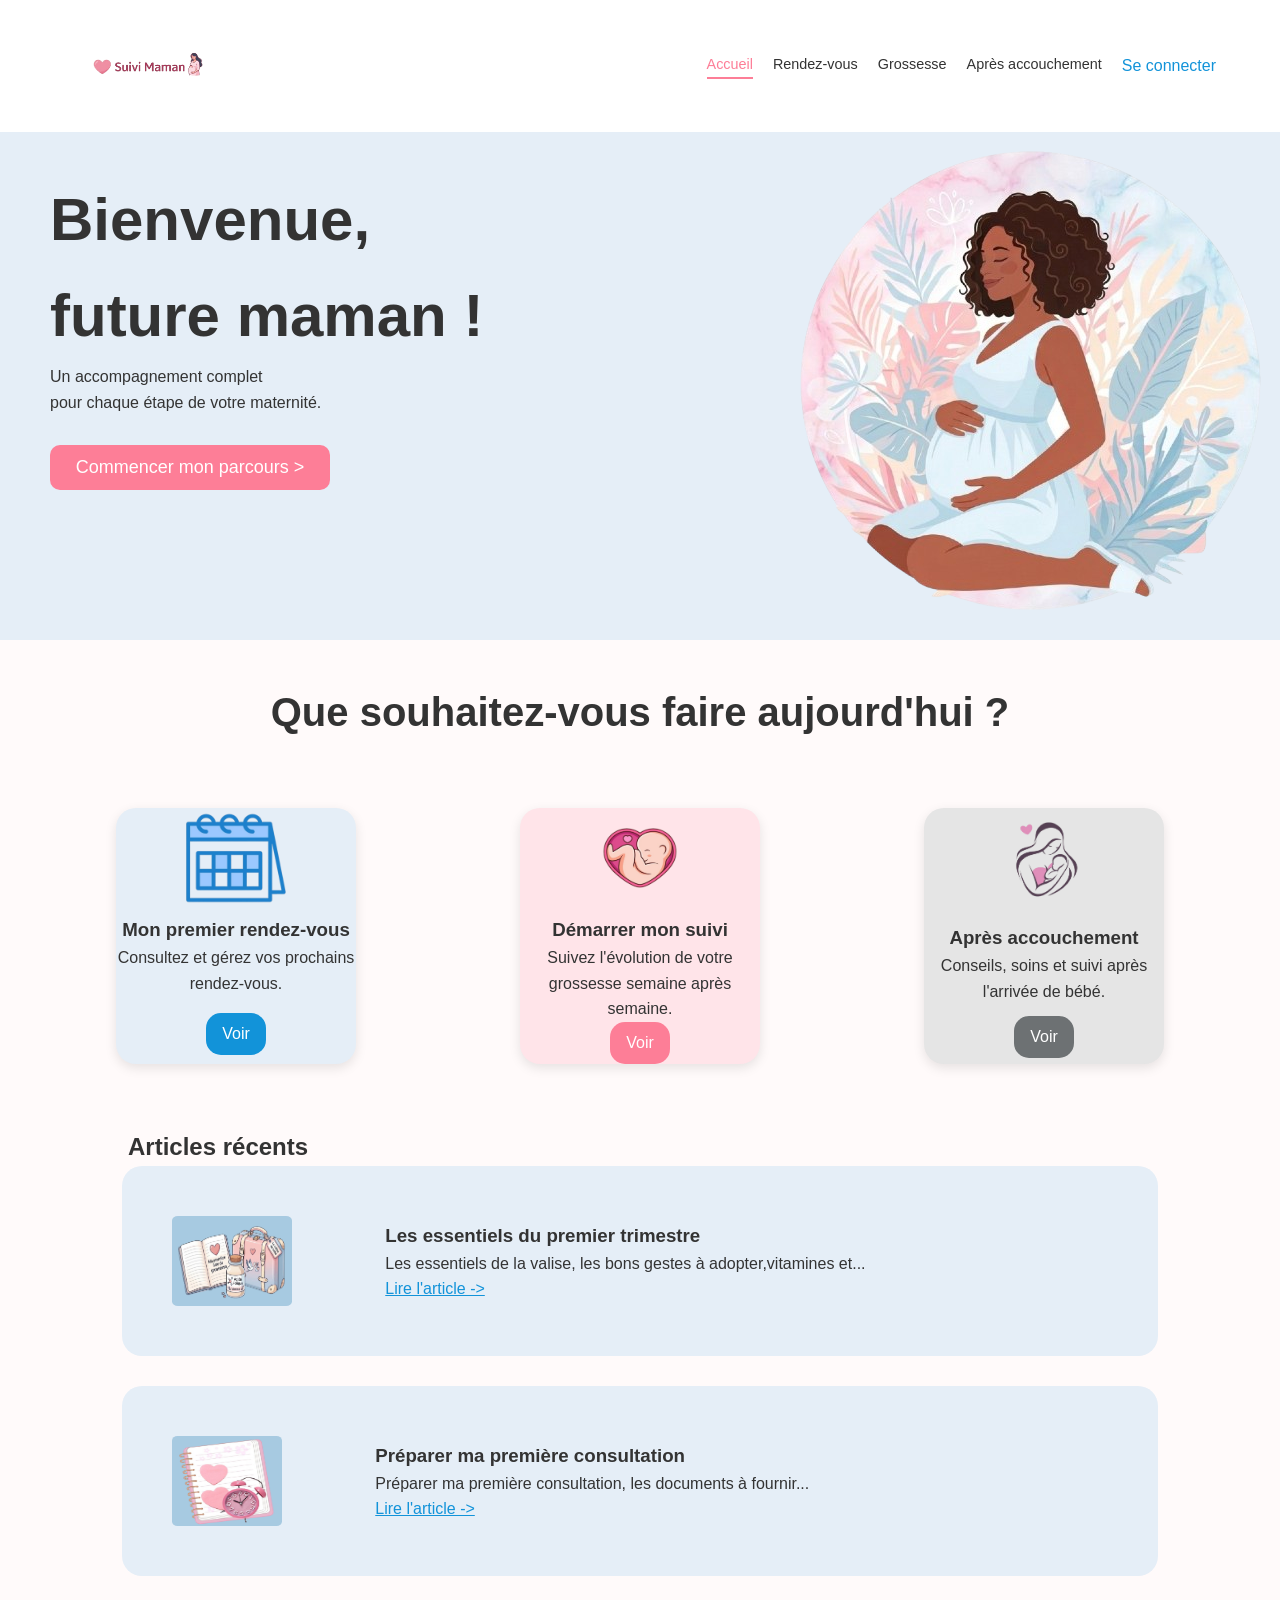
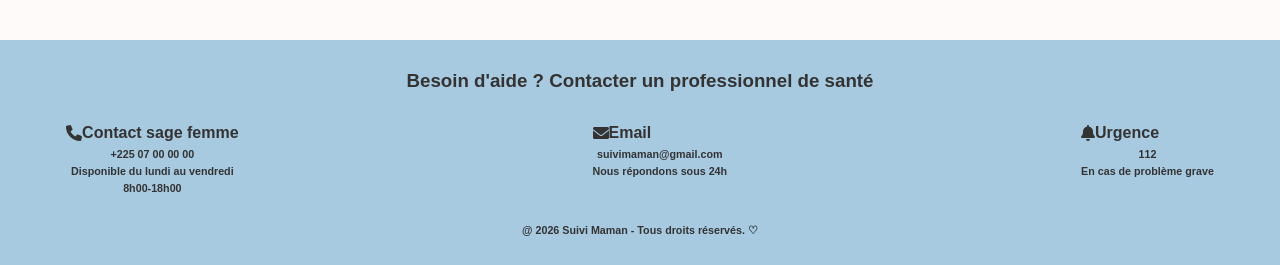
<file: index.html>
<!DOCTYPE html>
<html lang="fr">

<head>
    <meta charset="UTF-8">
    <title>Accueil - Suivi Maman</title>
    <link rel="stylesheet" href="style.css">
    <link rel="stylesheet" href="https://cdnjs.cloudflare.com/ajax/libs/font-awesome/6.0.0/css/all.min.css">
</head>

<body>
    <header>
        <div class="logo"><img src="./images_suivi/logo.png" alt=""></div>
        <nav>
            <a href="index.html" class="active">Accueil</a>
            <a href="rdv.html">Rendez-vous</a>
            <a href="grossesse.html">Grossesse</a>
            <a href="ap_accouchement.html">Après accouchement</a>
            <p class="connet" onclick="goTo('connexion.html')">Se connecter</p>
        </nav>
    </header>


    <main>
        <div class="hero">
            <div class="hero-text">
                <h1>Bienvenue, <br>future maman !</h1>
                <p>Un accompagnement complet <br> pour chaque étape de votre maternité.</p>
                <button class="btn-accueil" onclick="goTo('rdv.html')">Commencer mon parcours ></button>
            </div>
            <div class="hero-img"><img src="./images_suivi/maman1.png" alt=""></div>
        </div>

        <h2 class="section-title">Que souhaitez-vous faire aujourd'hui ?</h2>
        <div class="grid-container">
            <div class="card-action bleu">
                <img src="./images_suivi/calandrier1.png" alt="">
                <h3>Mon premier rendez-vous</h3>
                <p>Consultez et gérez vos prochains rendez-vous.</p>
                <button class="btn-bleu" onclick="goTo('rdv.html')">Voir</button>
            </div>
            <div class="card-action rose">
                <img src="./images_suivi/foeutus1.png" alt="">
                <h3>Démarrer mon suivi</h3>
                <p>Suivez l'évolution de votre grossesse semaine après semaine.</p>
                <button class="btn-rose" onclick="goTo('grossesse.html')">Voir</button>
            </div>
            <div class="card-action gris">
                <img src="./images_suivi/maman2.png" alt="">
                <h3>Après accouchement</h3>
                <p>Conseils, soins et suivi après l'arrivée de bébé.</p>
                <button class="btn-gris" onclick="goTo('ap_accouchement.html')">Voir</button>
            </div>

        </div>


        <h2 class="artl">Articles récents</h2>
        <section class="recent">
            <div class="recent-articles case1">
                <img src="./images_suivi/trousse.png" alt="">
                <div>
                    <h3>Les essentiels du premier trimestre</h3>
                    <p>Les essentiels de la valise, les bons gestes à adopter,vitamines et...</p>
                    <div class="article-row" onclick="goTo('conseil.html')"><a href="#">Lire l'article -></a></div>
                </div>
            </div>
            <div class="recent-articles case2">
                <img src="./images_suivi/blocnote.png" id="bloc">
                <div>
                    <h3>Préparer ma première consultation</h3>
                    <p>Préparer ma première consultation, les documents à fournir...</p>
                    <div class="article-row" onclick="goTo('rdv.html')"><a href="#">Lire l'article -></a></div>
                </div>
            </div>
        </section>
    </main>

<footer id="footer-shared">
        <h3>Besoin d'aide ? Contacter un professionnel de santé</h3>
        <section class="icons">
            <div class="icon">
                <div id="ico">
                    <i class="fa-solid fa-phone"></i>
                    <h4>Contact sage femme</h4>
                </div>
                <div>
                    <h6>+225 07 00 00 00</h6>
                    <h6>Disponible du lundi au vendredi</h6>
                    <h6>8h00-18h00</h6>
                </div>
            </div>
            <div class="icon">
                <div id="ico">
                    <i class="fa-solid fa-envelope"></i>
                    <h4>Email</h4>
                </div>
                <div>
                    <h6>suivimaman@gmail.com</h6>
                    <h6>Nous répondons sous 24h</h6>
                </div>
            </div>
            <div class="icon">
                <div id="ico">
                    <i class="fa-solid fa-bell"></i>
                    <h4>Urgence</h4>
                </div>
                <div>
                    <h6>112</h6>
                    <h6>En cas de problème grave</h6>
                </div>
            </div>
        </section>
        <h6>@ 2026 Suivi Maman - Tous droits réservés. ♡</h6>
    </footer>
    <script src="script.js"></script>

</body>

</html>
</file>
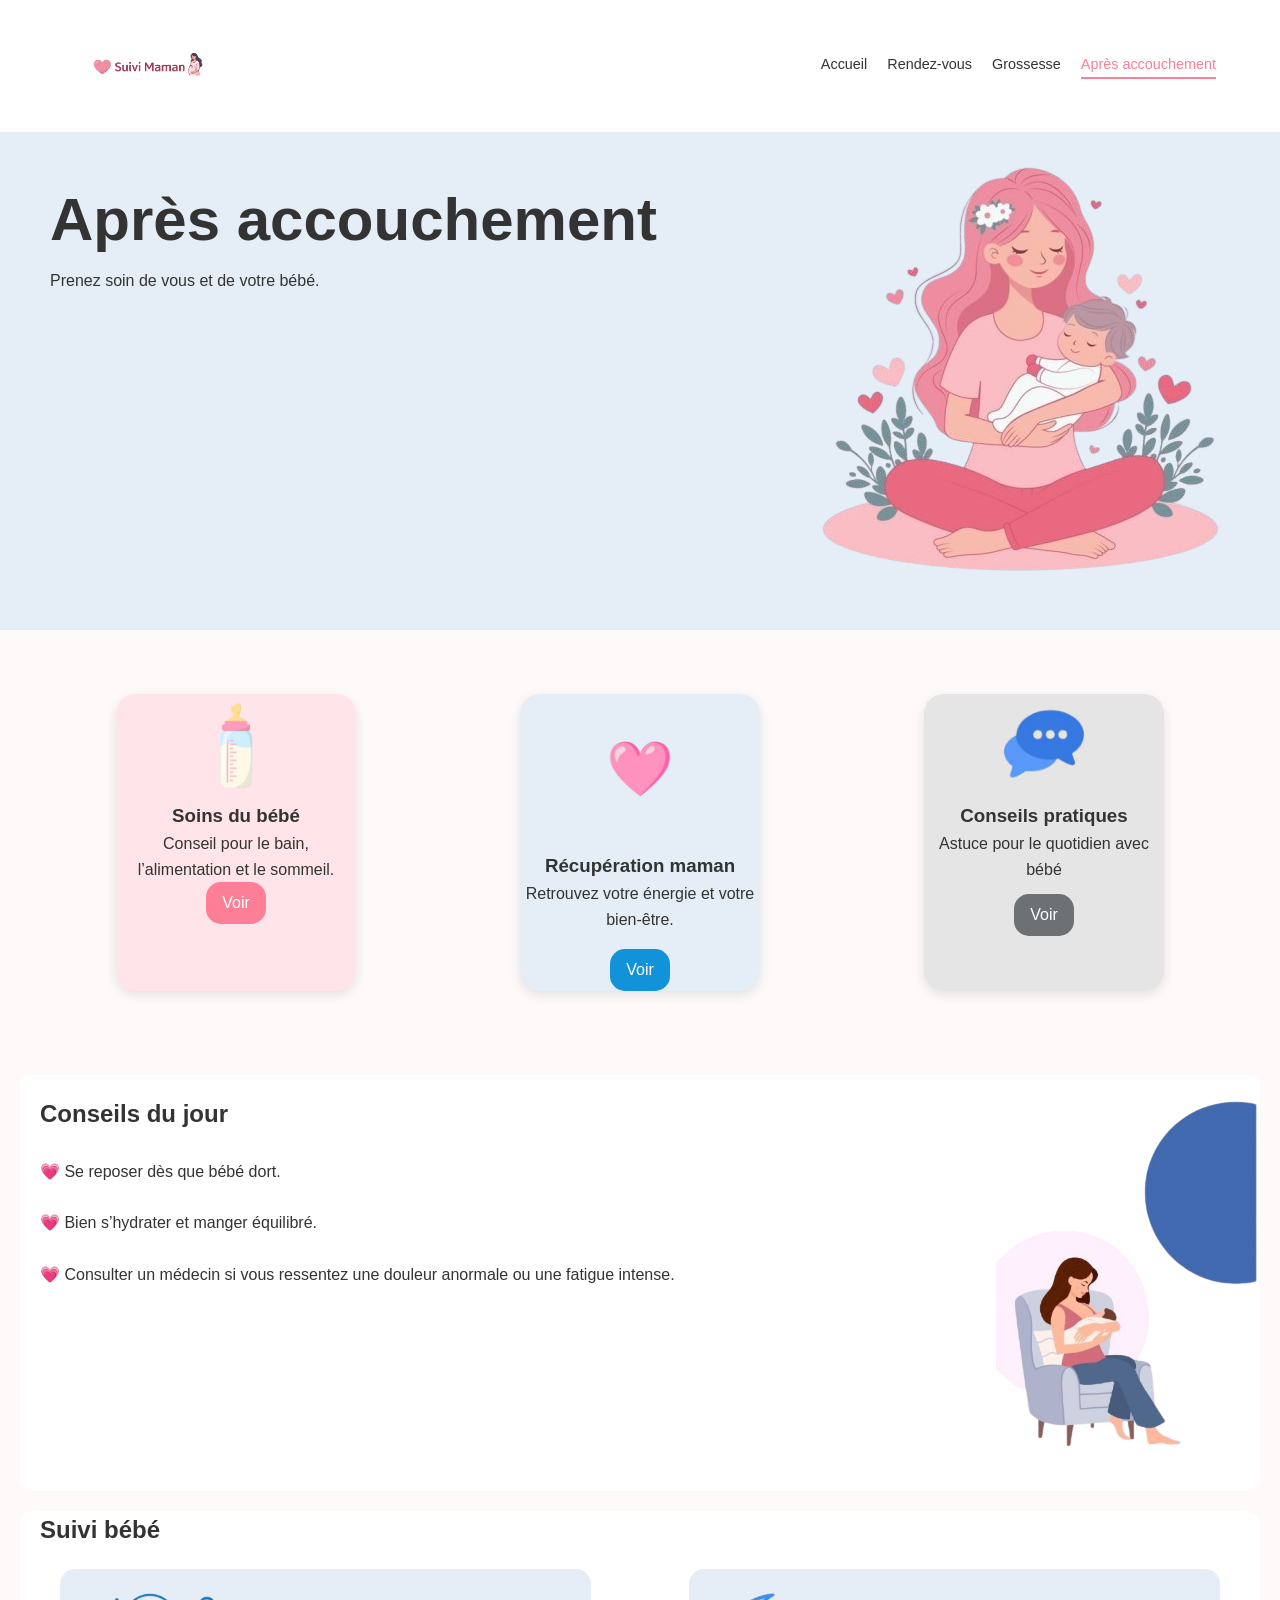
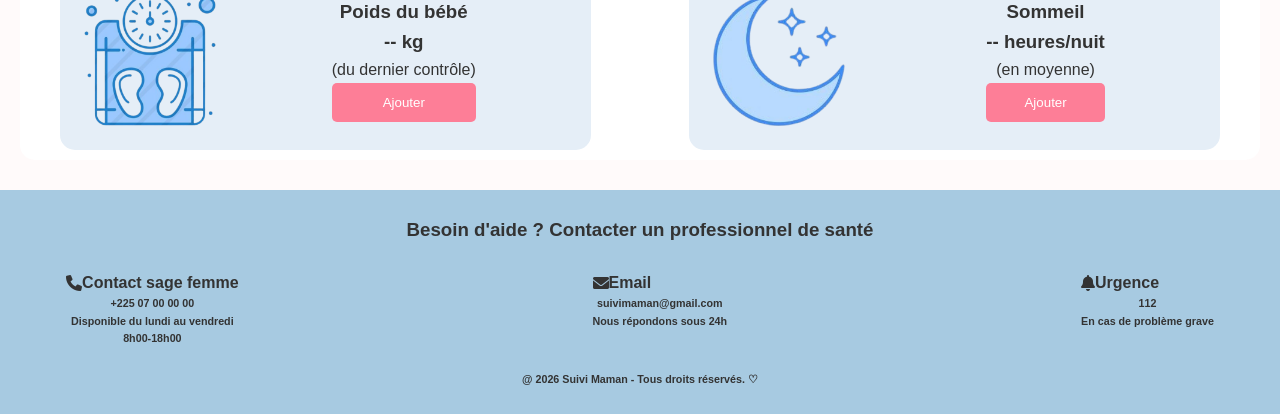
<file: ap_accouchement.html>
<!DOCTYPE html>
<html lang="fr">

<head>
    <meta charset="UTF-8">
    <title>Après Accouchement</title>
    <link rel="stylesheet" href="style.css">
    <link rel="stylesheet" href="https://cdnjs.cloudflare.com/ajax/libs/font-awesome/6.0.0/css/all.min.css">
</head>

<body>
    <header>
        <div class="logo"><img src="./images_suivi/logo.png" alt=""></div>
        <nav>
            <a href="index.html">Accueil</a>
            <a href="rdv.html">Rendez-vous</a>
            <a href="grossesse.html">Grossesse</a>
            <a href="ap_accouchement.html" class="active">Après accouchement</a>
        </nav>
    </header>
    <main>
        <div class="hero">
            <div class="hero-text">
                <h1>Après accouchement</h1>
                <p>Prenez soin de vous et de votre bébé.</p>
            </div>
            <div class="hero-img"><img src="./images_suivi/maman3.png" alt=""></div>
        </div>
        <section class="grid-container">

            <div class="card-action rose">
                <img src="./images_suivi/bibéron.png" alt="">
                <h3>Soins du bébé</h3>
                <p>Conseil pour le bain, l’alimentation et le sommeil.</p>
                <button class="btn-rose" onclick="goTo('conseil.html')">Voir</button>
            </div>

            <div class="card-action bleu">
                <img src="./images_suivi/coeur.png" alt="">
                <h3>Récupération maman</h3>
                <p>Retrouvez votre énergie et votre bien-être.</p>
                <button class="btn-bleu" onclick="goTo('conseil.html')">Voir</button>
            </div>

            <div class="card-action gris">
                <img src="./images_suivi/message.png" alt="">
                <h3>Conseils pratiques</h3>
                <p>Astuce pour le quotidien avec bébé</p>
                <button class="btn-gris" onclick="goTo('conseil.html')">Voir</button>
            </div>

        </section>

        <section class="conseils">
            <div>
                <h2>Conseils du jour</h2><br>
                <p>💗 Se reposer dès que bébé dort.</p><br>
                <p>💗 Bien s’hydrater et manger équilibré.</p><br>
                <p>💗 Consulter un médecin si vous ressentez une douleur anormale ou une fatigue intense.</p>
            </div>
            <div><img src="./images_suivi/maman4.png" alt=""></div>
        </section>

        <section class="suivi">
            <h2>Suivi bébé</h2>
            <div class="sv">
                <div class="boite-suivi">
                    <img src="./images_suivi/balence2.png" alt="">
                    <div id="sv">
                        <h3>Poids du bébé</h3>
                        <h3 id="poids">-- kg</h3>
                        <p>(du dernier contrôle)</p>
                        <button onclick="ajouterPoids()">Ajouter</button>
                    </div>
                </div>

                <div class="boite-suivi">
                    <img src="./images_suivi/lune.png" alt="">
                    <div id="sv">
                        <h3>Sommeil</h3>
                        <h3 id="sommeil">-- heures/nuit</h3>
                        <p>(en moyenne)</p>
                        <button onclick="ajouterSommeil()">Ajouter</button>
                    </div>
                </div>
            </div>

        </section>

        <footer id="footer-shared">
            <h3>Besoin d'aide ? Contacter un professionnel de santé</h3>
            <section class="icons">
                <div class="icon">
                    <div id="ico">
                        <i class="fa-solid fa-phone"></i>
                        <h4>Contact sage femme</h4>
                    </div>
                    <div>
                        <h6>+225 07 00 00 00</h6>
                        <h6>Disponible du lundi au vendredi</h6>
                        <h6>8h00-18h00</h6>
                    </div>
                </div>
                <div class="icon">
                    <div id="ico">
                        <i class="fa-solid fa-envelope"></i>
                        <h4>Email</h4>
                    </div>
                    <div>
                        <h6>suivimaman@gmail.com</h6>
                        <h6>Nous répondons sous 24h</h6>
                    </div>
                </div>
                <div class="icon">
                    <div id="ico">
                        <i class="fa-solid fa-bell"></i>
                        <h4>Urgence</h4>
                    </div>
                    <div>
                        <h6>112</h6>
                        <h6>En cas de problème grave</h6>
                    </div>
                </div>
            </section>
            <h6>@ 2026 Suivi Maman - Tous droits réservés. ♡</h6>
        </footer>
        <script src="script.js"></script>
</body>

</html>
</file>
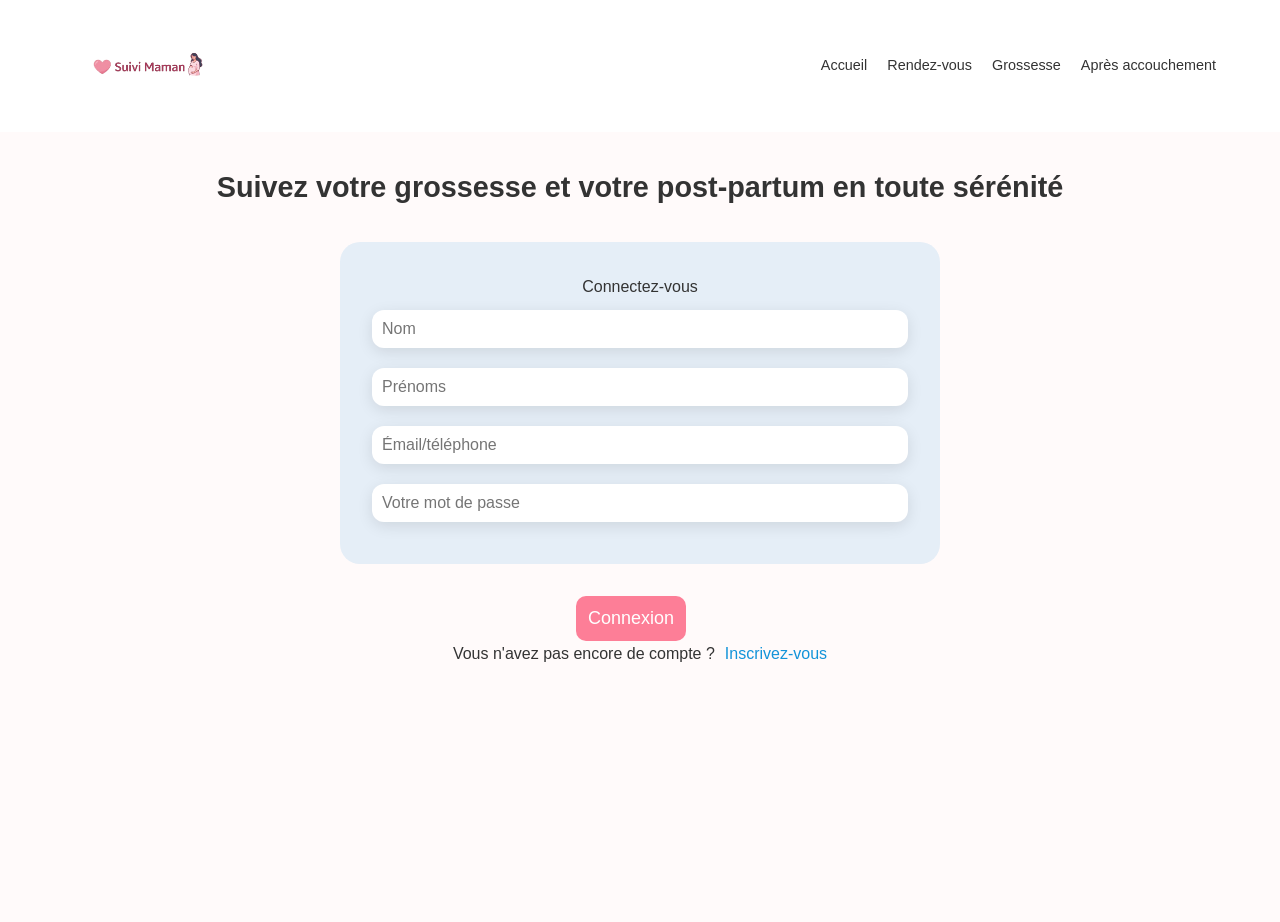
<file: connexion.html>
<!DOCTYPE html>
<html lang="fr">
<head>
    <meta charset="UTF-8">
    <title>Connexion - Suivi Maman</title>
    <link rel="stylesheet" href="style.css">
</head>
<body>
    <header>
        <div class="logo"><img src="./images_suivi/logo.png" alt=""></div>
        <nav>
            <a href="index.html">Accueil</a>
            <a href="rdv.html">Rendez-vous</a>
            <a href="grossesse.html">Grossesse</a>
            <a href="ap_accouchement.html">Après accouchement</a>
        </nav>
    </header>
    <main>
        <h1 class="main-title">Suivez votre grossesse et votre post-partum en toute sérénité</h1>
        <div class="blue-section">
            <p>Connectez-vous</p>
            <input type="text" placeholder="Nom">
            <input type="text" placeholder="Prénoms">
            <input type="text" placeholder="Émail/téléphone">
            <input type="password" placeholder="Votre mot de passe">
        </div>
        <div class="center"><button class="btn-pink" onclick="goTo('index.html')">Connexion</button></div>
    </main>
    <section>
        <div class="connex">
            <p>Vous n'avez pas encore de compte ?</p>
            <div class="connet" onclick="goTo('inscription.html')"><p>Inscrivez-vous</p></div>
        </div>
    </section>
    <script src="script.js"></script>
</body>
</html>
</file>
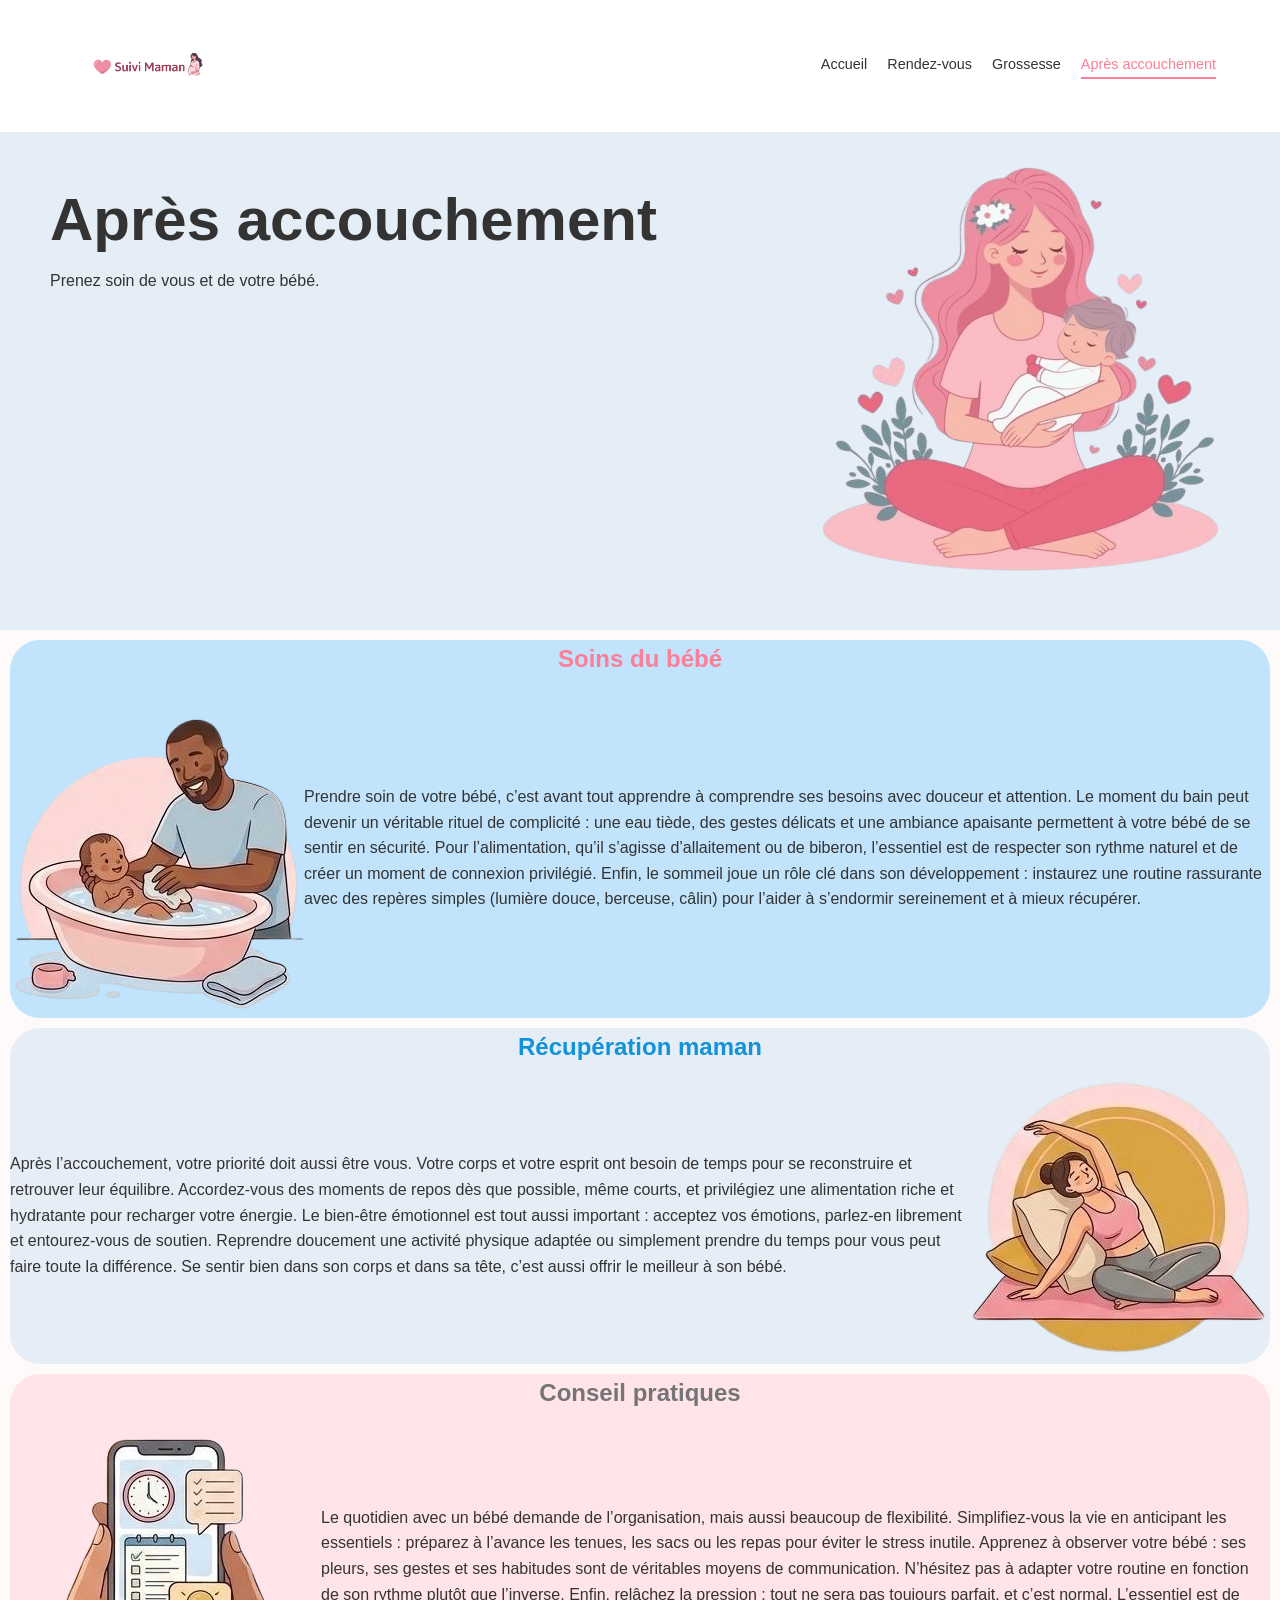
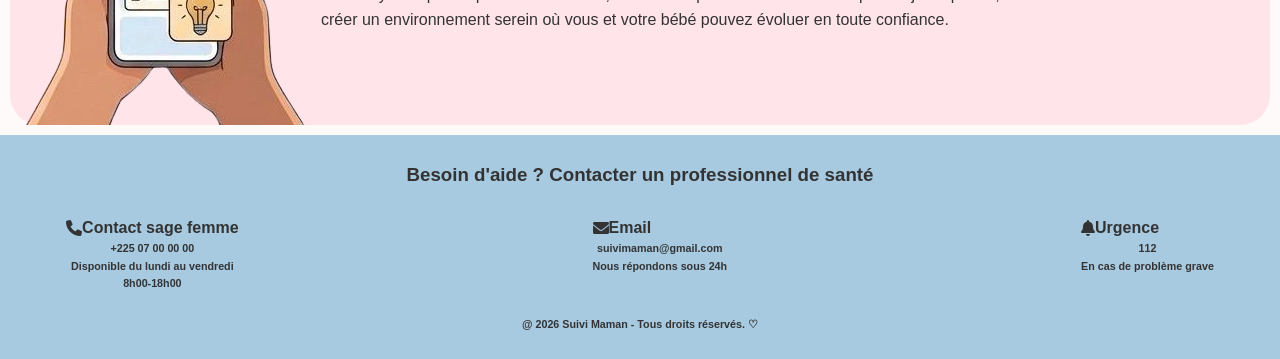
<file: conseil.html>
<!DOCTYPE html>
<html lang="fr">

<head>
    <meta charset="UTF-8">
    <title>Après Accouchement</title>
    <link rel="stylesheet" href="style.css">
    <link rel="stylesheet" href="https://cdnjs.cloudflare.com/ajax/libs/font-awesome/6.0.0/css/all.min.css">
</head>

<body>
    <header>
        <div class="logo"><img src="./images_suivi/logo.png" alt=""></div>
        <nav>
            <a href="index.html">Accueil</a>
            <a href="rdv.html">Rendez-vous</a>
            <a href="grossesse.html">Grossesse</a>
            <a href="ap_accouchement.html" class="active">Après accouchement</a>
        </nav>
    </header>
    <main>
        <div class="hero">
            <div class="hero-text">
                <h1>Après accouchement</h1>
                <p>Prenez soin de vous et de votre bébé.</p>
            </div>
            <div class="hero-img"><img src="./images_suivi/maman3.png" alt=""></div>
        </div>

        <section>
            <div class="soins">
                <h2>Soins du bébé</h2>
                <div id="soins">
                    <img src="./images_suivi/conseil1.png" alt="">
                    <p>Prendre soin de votre bébé, c’est avant tout apprendre à comprendre ses besoins avec douceur et
                        attention. Le moment du bain peut devenir un véritable rituel de complicité : une eau tiède, des
                        gestes délicats et une ambiance apaisante permettent à votre bébé de se sentir en sécurité. Pour
                        l’alimentation, qu’il s’agisse d’allaitement ou de biberon, l’essentiel est de respecter son
                        rythme naturel et de créer un moment de connexion privilégié. Enfin, le sommeil joue un rôle clé
                        dans son développement : instaurez une routine rassurante avec des repères simples (lumière
                        douce, berceuse, câlin) pour l’aider à s’endormir sereinement et à mieux récupérer.</p>
                </div>
            </div>


            <div class="recup">
                <h2>Récupération maman</h2>
                <div id="recup">
                    <p>Après l’accouchement, votre priorité doit aussi être vous. Votre corps et votre esprit ont besoin
                        de temps pour se reconstruire et retrouver leur équilibre. Accordez-vous des moments de repos
                        dès que possible, même courts, et privilégiez une alimentation riche et hydratante pour
                        recharger votre énergie. Le bien-être émotionnel est tout aussi important : acceptez vos
                        émotions, parlez-en librement et entourez-vous de soutien. Reprendre doucement une activité
                        physique adaptée ou simplement prendre du temps pour vous peut faire toute la différence. Se
                        sentir bien dans son corps et dans sa tête, c’est aussi offrir le meilleur à son bébé.</p>
                    <img src="./images_suivi/conseil2.png" alt="">
                </div>
            </div>


            <div class="prati">
                <h2>Conseil pratiques</h2>
                <div id="prati">
                    <img src="./images_suivi/conseil3.png" alt="">
                    <p>Le quotidien avec un bébé demande de l’organisation, mais aussi beaucoup de flexibilité.
                        Simplifiez-vous la vie en anticipant les essentiels : préparez à l’avance les tenues, les sacs
                        ou les repas pour éviter le stress inutile. Apprenez à observer votre bébé : ses pleurs, ses
                        gestes et ses habitudes sont de véritables moyens de communication. N’hésitez pas à adapter
                        votre routine en fonction de son rythme plutôt que l’inverse. Enfin, relâchez la pression : tout
                        ne sera pas toujours parfait, et c’est normal. L’essentiel est de créer un environnement serein
                        où vous et votre bébé pouvez évoluer en toute confiance.</p>
                </div>
            </div>
        </section>

        <footer id="footer-shared">
            <h3>Besoin d'aide ? Contacter un professionnel de santé</h3>
            <section class="icons">
                <div class="icon">
                    <div id="ico">
                        <i class="fa-solid fa-phone"></i>
                        <h4>Contact sage femme</h4>
                    </div>
                    <div>
                        <h6>+225 07 00 00 00</h6>
                        <h6>Disponible du lundi au vendredi</h6>
                        <h6>8h00-18h00</h6>
                    </div>
                </div>
                <div class="icon">
                    <div id="ico">
                        <i class="fa-solid fa-envelope"></i>
                        <h4>Email</h4>
                    </div>
                    <div>
                        <h6>suivimaman@gmail.com</h6>
                        <h6>Nous répondons sous 24h</h6>
                    </div>
                </div>
                <div class="icon">
                    <div id="ico">
                        <i class="fa-solid fa-bell"></i>
                        <h4>Urgence</h4>
                    </div>
                    <div>
                        <h6>112</h6>
                        <h6>En cas de problème grave</h6>
                    </div>
                </div>
            </section>
            <h6>@ 2026 Suivi Maman - Tous droits réservés. ♡</h6>
        </footer>
        <script src="script.js"></script>
</body>

</html>
</file>
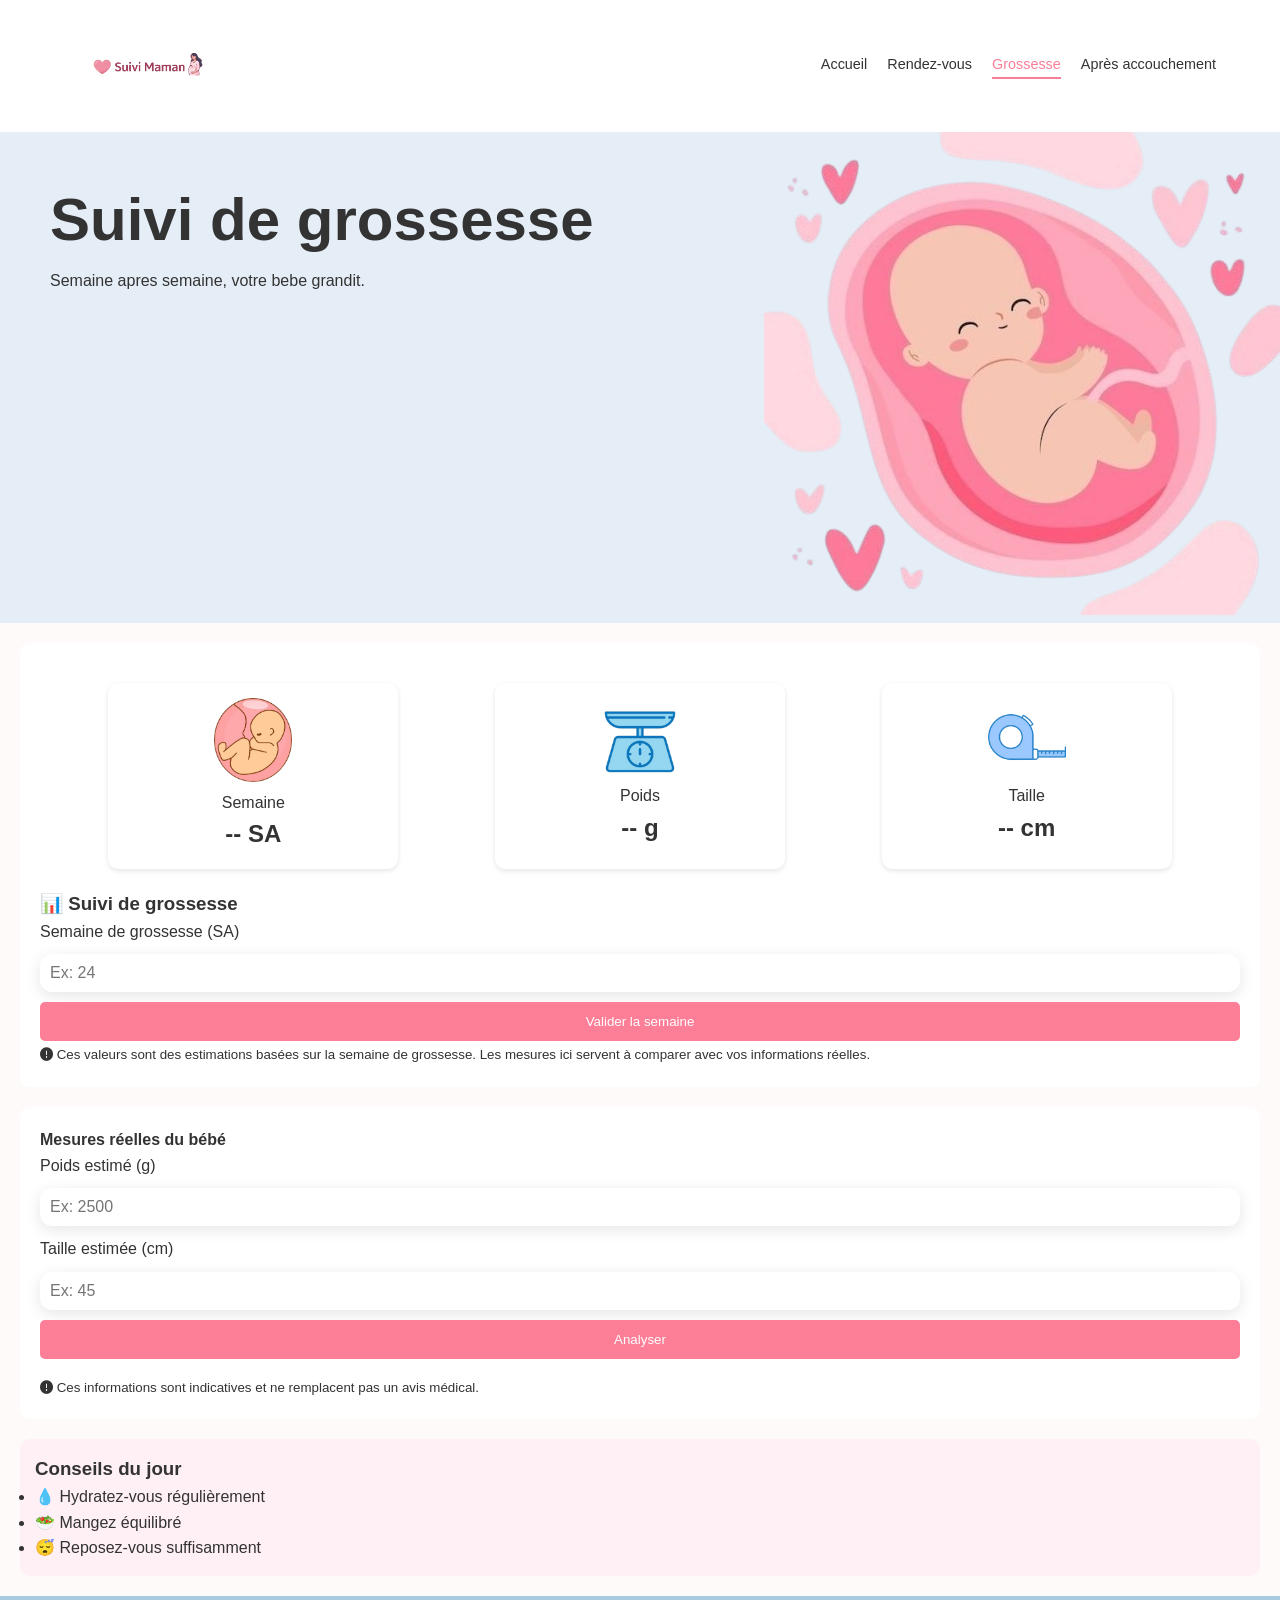
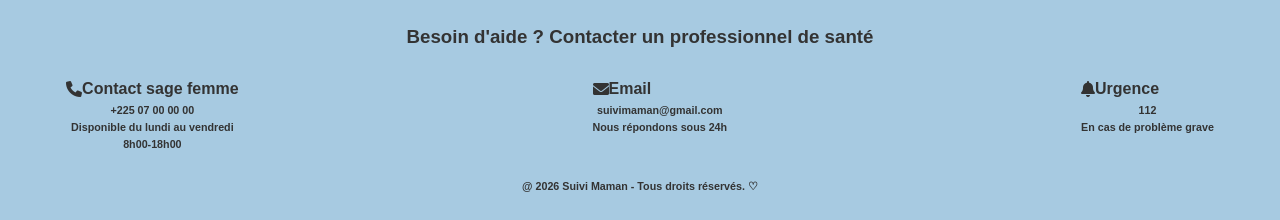
<file: grossesse.html>
<!DOCTYPE html>
<html lang="fr">
<head>
    <meta charset="UTF-8">
    <meta name="viewport" content="width=device-width, initial-scale=1.0">
    <title>Suivi Grossesse - Suivi Maman</title>
    <link rel="stylesheet" href="style.css">
    <link rel="stylesheet" href="https://cdnjs.cloudflare.com/ajax/libs/font-awesome/6.0.0/css/all.min.css">
</head>
<body>
    <header>
        <div class="logo">
            <img src="./images_suivi/logo.png" alt="Logo">
        </div>
        <nav>
            <a href="index.html">Accueil</a>
            <a href="rdv.html">Rendez-vous</a>
            <a href="grossesse.html" class="active">Grossesse</a>
            <a href="ap_accouchement.html">Après accouchement</a>
        </nav>
    </header>

    <div class="hero">
            <div class="hero-text">
                <h1>Suivi de grossesse</h1>
                <p>Semaine apres semaine, votre bebe grandit.</p>
            </div>
            <div class="hero-img"><img src="./images_suivi/foeutus2.png" alt=""></div>
        </div>


    <section class="formulaire">
    <section class="resume">
  <div class="cart">
    <img src="./images_suivi/foeutus3.png" id="gross">
    <p>Semaine</p>
    <h2 id="semaine">-- SA</h2>
  </div>

  <div class="cart">
    <img src="./images_suivi/balence1.png" id="gross">
    <p>Poids</p>
    <h2 id="poidsAffiche">-- g</h2>
  </div>

  <div class="cart">
    <img src="./images_suivi/mettre.png" id="gross">
    <p>Taille</p>
    <h2 id="tailleAffiche">-- cm</h2>
  </div>
</section>
<h3>📊 Suivi de grossesse</h3>

  <!-- Semaine -->
  <label for="semaineInput">Semaine de grossesse (SA)</label>
  <input type="number" id="semaineInput" placeholder="Ex: 24">

  <button onclick="mettreAJourSemaine()">Valider la semaine</button>

  <small><i class="fa-solid fa-circle-exclamation"></i>  Ces valeurs sont des estimations basées sur la semaine de grossesse. Les mesures ici servent à comparer avec vos informations réelles.</small>
</section>

<section class="formulaire">
  <!-- Mesures bébé -->
  <h4>Mesures réelles du bébé</h4>

  <label for="poids">Poids estimé (g)</label>
  <input type="number" id="poids" placeholder="Ex: 2500">

  <label for="taille">Taille estimée (cm)</label>
  <input type="number" id="taille" placeholder="Ex: 45">

  <button onclick="analyserBebe()">Analyser</button>

  <p id="resultat"></p>

  <small><i class="fa-solid fa-circle-exclamation"></i>  Ces informations sont indicatives et ne remplacent pas un avis médical.</small>
</section>

<section class="infos">
  <h3>Conseils du jour</h3>
  <ul>
    <li>💧 Hydratez-vous régulièrement</li>
    <li>🥗 Mangez équilibré</li>
    <li>😴 Reposez-vous suffisamment</li>
  </ul>
</section>

    <footer id="footer-shared">
        <h3>Besoin d'aide ? Contacter un professionnel de santé</h3>
        <section class="icons">
            <div class="icon">
                <div id="ico">
                    <i class="fa-solid fa-phone"></i>
                    <h4>Contact sage femme</h4>
                </div>
                <div>
                    <h6>+225 07 00 00 00</h6>
                    <h6>Disponible du lundi au vendredi</h6>
                    <h6>8h00-18h00</h6>
                </div>
            </div>
            <div class="icon">
                <div id="ico">
                    <i class="fa-solid fa-envelope"></i>
                    <h4>Email</h4>
                </div>
                <div>
                    <h6>suivimaman@gmail.com</h6>
                    <h6>Nous répondons sous 24h</h6>
                </div>
            </div>
            <div class="icon">
                <div id="ico">
                    <i class="fa-solid fa-bell"></i>
                    <h4>Urgence</h4>
                </div>
                <div>
                    <h6>112</h6>
                    <h6>En cas de problème grave</h6>
                </div>
            </div>
        </section>
        <h6>@ 2026 Suivi Maman - Tous droits réservés. ♡</h6>
    </footer>

    <script src="script.js"></script>
</body>
</html>
</file>
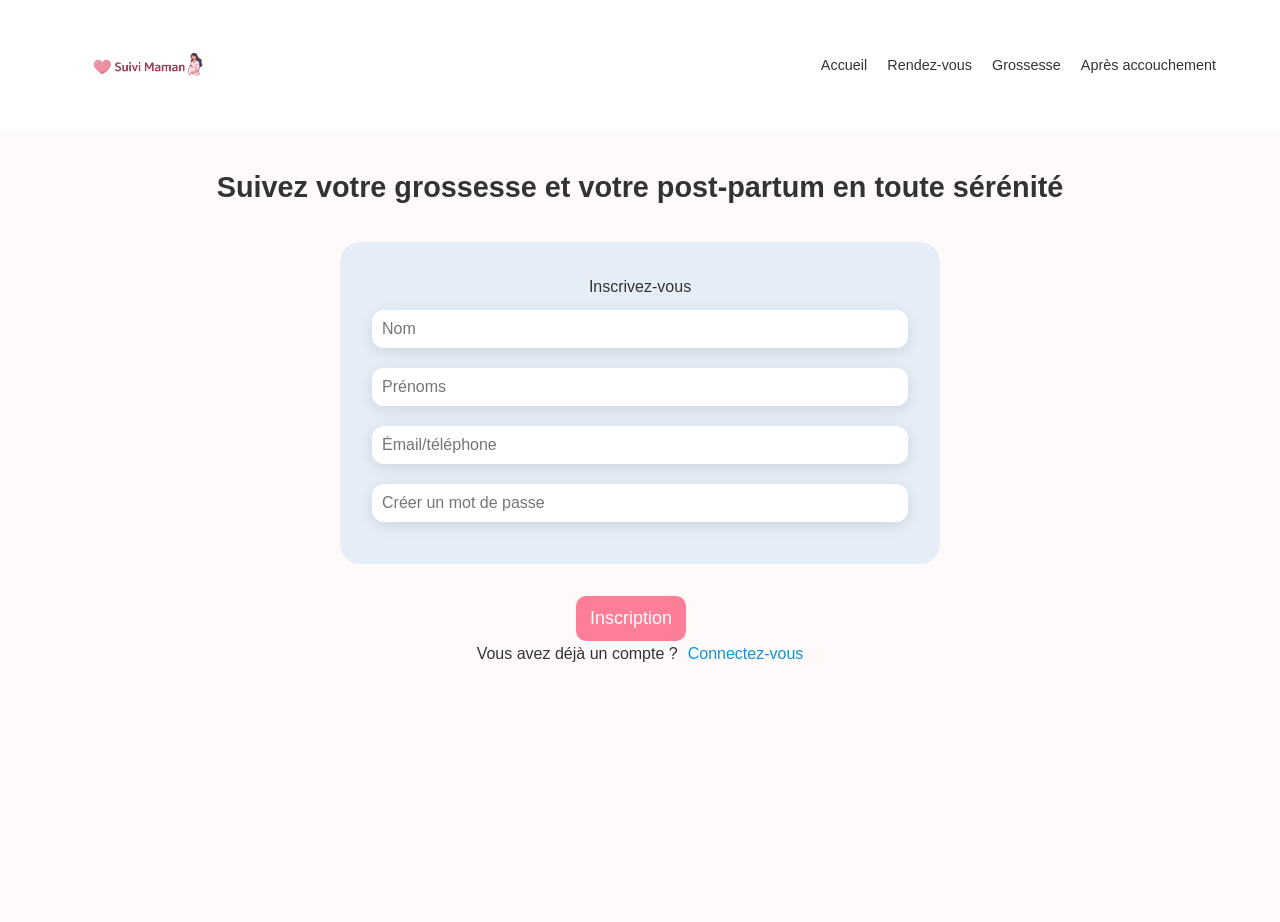
<file: inscription.html>
<!DOCTYPE html>
<html lang="fr">
<head>
    <meta charset="UTF-8">
    <meta name="viewport" content="width=device-width, initial-scale=1.0">
    <title>Inscription - Suivi Maman</title>
    <link rel="stylesheet" href="style.css">
</head>
<body>
    <header>
        <div class="logo"><img src="./images_suivi/logo.png" alt=""></div>
        <nav>
            <a href="index.html">Accueil</a>
            <a href="rdv.html">Rendez-vous</a>
            <a href="grossesse.html">Grossesse</a>
            <a href="ap_accouchement.html">Après accouchement</a>
        </nav>
    </header>
    <main>
        <h1 class="main-title">Suivez votre grossesse et votre post-partum en toute sérénité</h1>
        <div class="blue-section">
            <p>Inscrivez-vous</p>
            <form id="formInscr">
                <input type="text" placeholder="Nom">
                <input type="text" placeholder="Prénoms">
                <input type="text" placeholder="Émail/téléphone">
                <input type="password" placeholder="Créer un mot de passe">
            </form>
        </div>
        <div class="center"><button class="btn-pink" onclick="goTo('connexion.html')">Inscription</button></div>
    </main>

    <section>
        <div class="connex">
            <p>Vous avez déjà un compte ?</p>
            <div class="connet" onclick="goTo('connexion.html')"><p>Connectez-vous</p></div>
        </div>
    </section>
    <script src="script.js"></script>
</body>
</html>
</file>
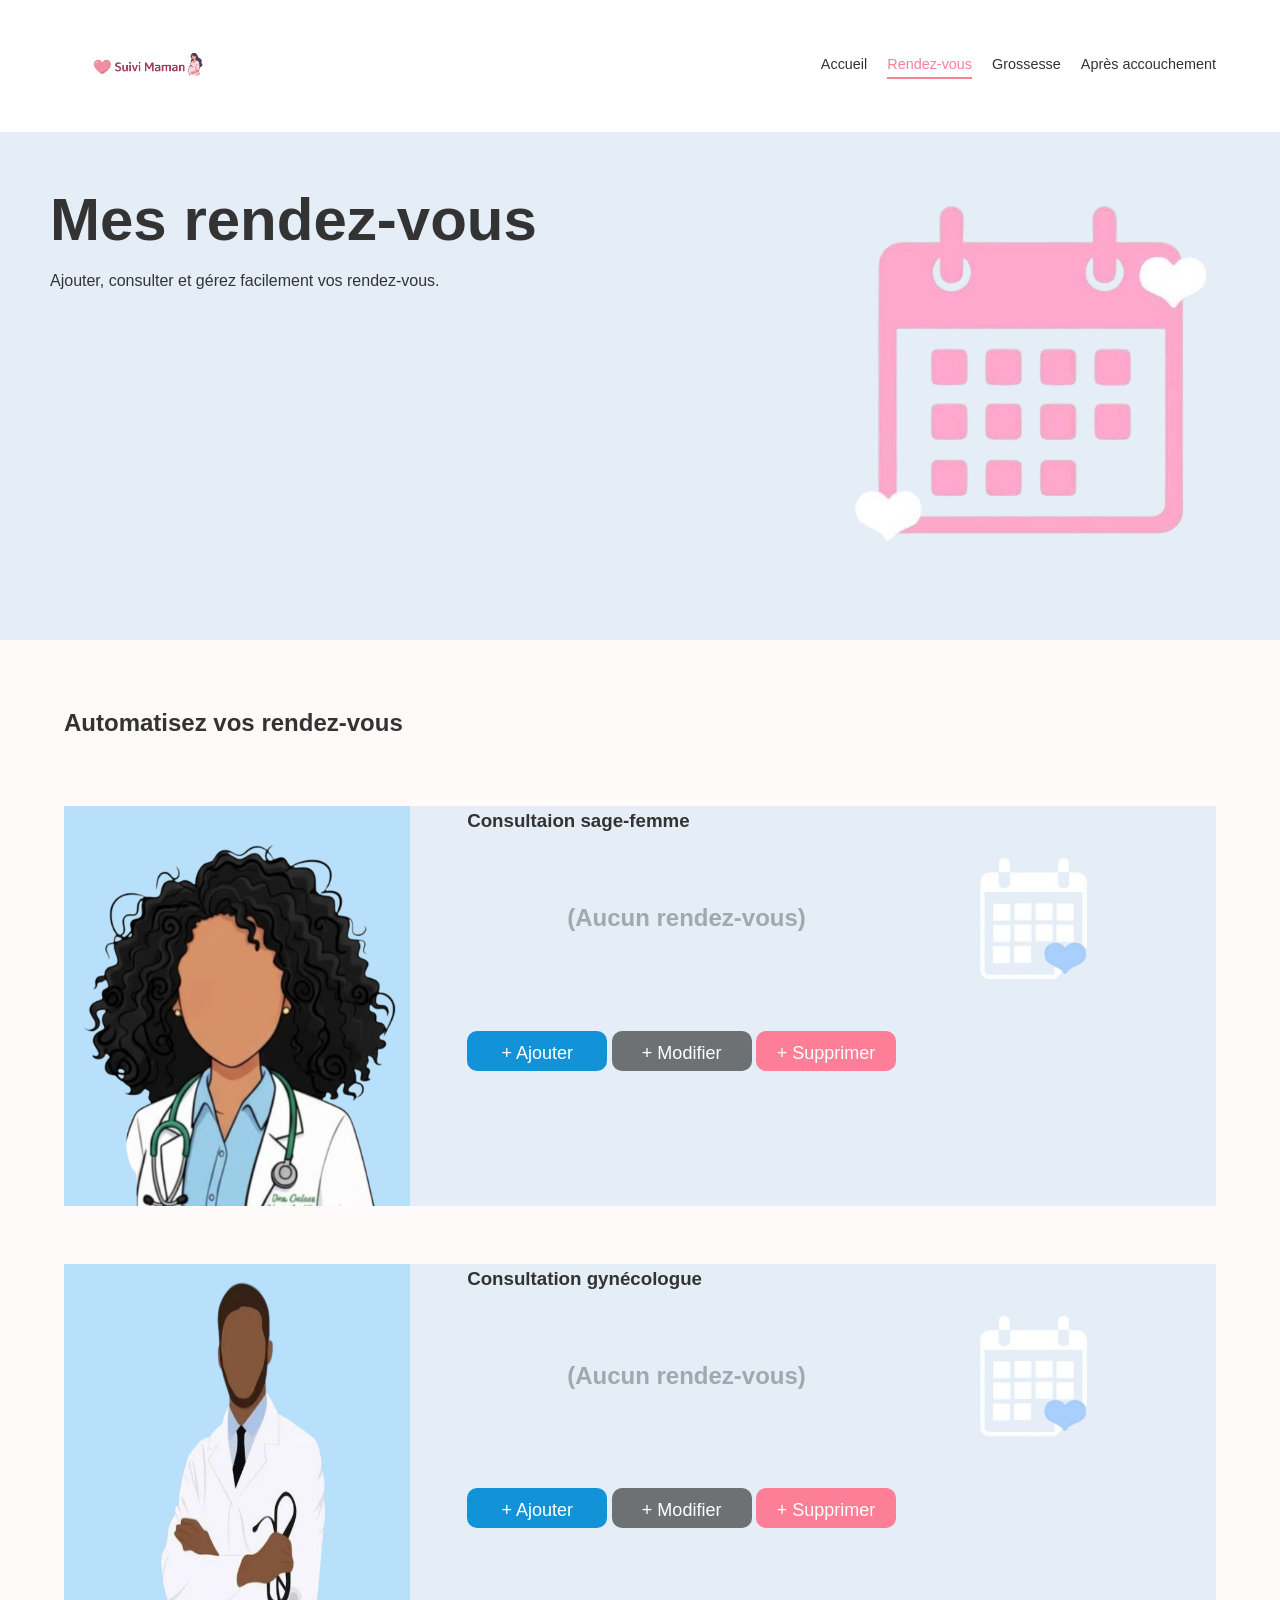
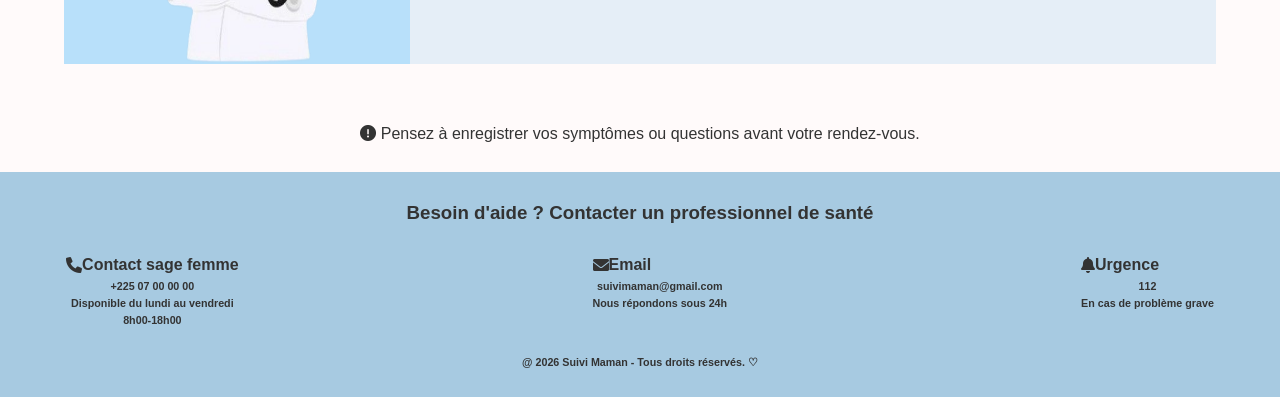
<file: rdv.html>
<!DOCTYPE html>
<html lang="fr">

<head>
    <meta charset="UTF-8">
    <title>Mes Rendez-vous</title>
    <link rel="stylesheet" href="style.css">
    <link rel="stylesheet" href="https://cdnjs.cloudflare.com/ajax/libs/font-awesome/6.0.0/css/all.min.css">
</head>

<body>
    <header>
        <div class="logo"><img src="./images_suivi/logo.png" id=""></div>
        <nav>
            <a href="index.html">Accueil</a>
            <a href="rdv.html" class="active">Rendez-vous</a>
            <a href="grossesse.html">Grossesse</a>
            <a href="ap_accouchement.html">Après accouchement</a>
        </nav>
    </header>
    
        <div class="hero">
            <div class="hero-text">
                <h1>Mes rendez-vous</h1>
                <p>Ajouter, consulter et gérez facilement vos rendez-vous.</p>
            </div>
            <div class="hero-img"><img src="./images_suivi/calendrier2.png" alt=""></div>
        </div>
    <section>
        <div class="he"><h1>Automatisez vos rendez-vous</h1></div>

        <section class="rendv">
            <div class="doc">
                <img src="./images_suivi/doc1.png" id="imdoc">
                <div class="consta">
                    <h1>Consultaion sage-femme</h1>
                    <div class="doteu">
                        <h2 id="rdv-sage">(Aucun rendez-vous)</h2>
                        <img src="./images_suivi/calendrier3.png" id="idoc">
                    </div>
                    <button class="btn-ajouter" onclick="ajouterRdv('sage-femme')">+ Ajouter</button>
                    <button class="btn-modifier" onclick="modifierRdv('sage-femme')">+ Modifier</button>
                    <button class="btn-supprimer" onclick="supprimerDernierRdv('sage-femme')">+ Supprimer</button>
                </div>
            </div>
            <div class="doc">
                <img src="./images_suivi/doc2.png" id="imdoc">
                <div class="consta">
                    <h1>Consultation gynécologue</h1>
                    <div class="doteu">
                        <h2 id="rdv-gyneco">(Aucun rendez-vous)</h2>
                        <img src="./images_suivi/calendrier3.png" id="idoc">
                    </div>
                    <button class="btn-ajouter" onclick="ajouterRdv('gynecologue')">+ Ajouter</button>
                    <button class="btn-modifier" onclick="modifierRdv('gynecologue')">+ Modifier</button>
                    <button class="btn-supprimer" onclick="supprimerDernierRdv('gynecologue')">+ Supprimer</button>
                </div>
            </div>
        </section>
        <div id="liste-rdv-dynamique"></div>
        <p class="info-note"><i class="fa-solid fa-circle-exclamation"></i>  Pensez à enregistrer vos symptômes ou questions avant votre rendez-vous.</p>
    </section>
    <footer id="footer-shared">
        <h3>Besoin d'aide ? Contacter un professionnel de santé</h3>
        <section class="icons">
            <div class="icon">
                <div id="ico">
                    <i class="fa-solid fa-phone"></i>
                    <h4>Contact sage femme</h4>
                </div>
                <div>
                    <h6>+225 07 00 00 00</h6>
                    <h6>Disponible du lundi au vendredi</h6>
                    <h6>8h00-18h00</h6>
                </div>
            </div>
            <div class="icon">
                <div id="ico">
                    <i class="fa-solid fa-envelope"></i>
                    <h4>Email</h4>
                </div>
                <div>
                    <h6>suivimaman@gmail.com</h6>
                    <h6>Nous répondons sous 24h</h6>
                </div>
            </div>
            <div class="icon">
                <div id="ico">
                    <i class="fa-solid fa-bell"></i>
                    <h4>Urgence</h4>
                </div>
                <div>
                    <h6>112</h6>
                    <h6>En cas de problème grave</h6>
                </div>
            </div>
        </section>
        <h6>@ 2026 Suivi Maman - Tous droits réservés. ♡</h6>
    </footer>
    <script src="script.js"></script>
</body>

</html>
</file>
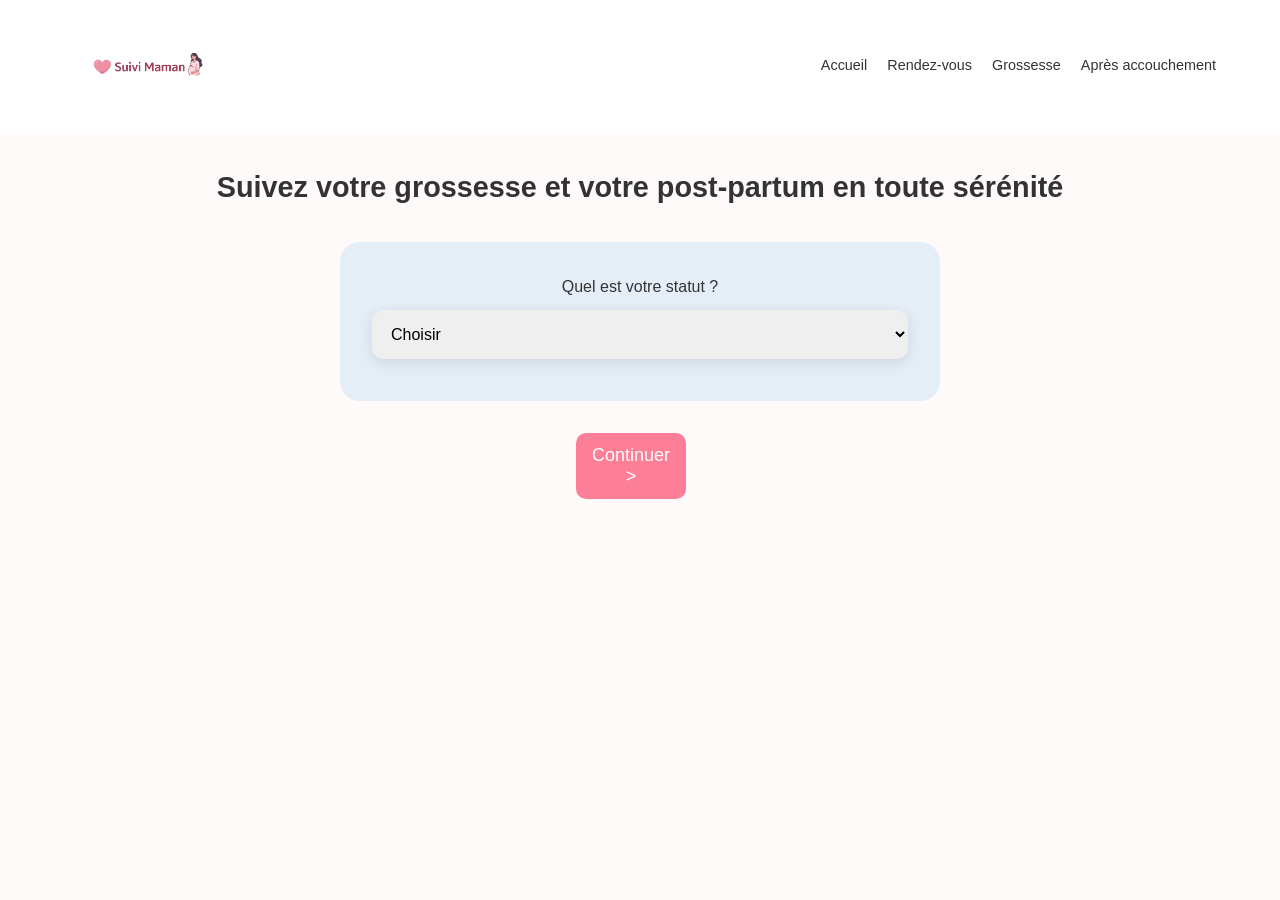
<file: statut.html>
<!DOCTYPE html>
<html lang="fr">
<head>
    <meta charset="UTF-8">
    <title>Statut - Suivi Maman</title>
    <link rel="stylesheet" href="style.css">
</head>
<body>
    <header>
        <div class="logo"><img src="./images_suivi/logo.png" alt=""></div>
        <nav>
            <a href="accueil.html">Accueil</a>
            <a href="rdv.html">Rendez-vous</a>
            <a href="grossesse.html">Grossesse</a>
            <a href="ap_accouchement.html">Après accouchement</a>
        </nav>
    </header>
    <main>
        <h1 class="main-title">Suivez votre grossesse et votre post-partum en toute sérénité</h1>
        <div class="blue-section">
            <p>Quel est votre statut ?</p>
            <select id="selectStatut">
                <option>Choisir</option>
                <option value="enceinte">Enceinte</option>
                <option value="maman">Déjà maman</option>
            </select>
        </div>
        <div class="center"><button class="btn-pink" onclick="validerStatut()">Continuer ></button></div>
    </main>
    <script src="script.js"></script>
</body>
</html>
</file>
<file: style.css>
:root {
    --pink: #FD7E97;
    --blue-bg: #E5EEF7;
    --gray-dark: #333;
    --gray-light: #757575;
    --white: #ffffff;
    --shadow: 0 4px 15px rgba(0, 0, 0, 0.1);
}

* {
    box-sizing: border-box;
    margin: 0;
    padding: 0;
    font-family: 'Arial', sans-serif;
}

body {
    background-color: #fffafa;
    color: var(--gray-dark);
    line-height: 1.6;
}

/* Header & Nav */
header {
    display: flex;
    justify-content: space-between;
    align-items: center;
    padding: 1rem 5%;
    background: var(--white);
}

.logo {
    display: flex;
    align-items: center;
}
.logo img {
    height: 100px;
}

nav {
    display: flex;
    gap: 20px;
    flex-wrap: wrap;
}
nav a {
    text-decoration: none;
    color: var(--gray-dark);
    font-size: 0.9rem;
    transition: 0.3s;
}
nav a:hover, nav a.active {
    color: var(--pink);
    border-bottom: 2px solid var(--pink);
}

/* Titre Principal (H1 des images) */
.main-title {
    text-align: center;
    font-size: 1.8rem;
    padding: 2rem 10%;
    font-weight: 800;
}

.connex {
    display: flex;
    justify-content: center;
    gap: 10px;
    margin-bottom: 20%;
}

.connet {
    color: #1293D9;
    cursor: pointer;
}

.hero {
    display: flex;
    background-color: #E5EEF7;
    justify-content: space-between;
    h1 {
    font-size: 60px;
    }
}

.hero img {
    width: 100%;
    height: auto;
}

.hero-text {
    margin-left: 50px;
    padding-top: 40px;
}

.btn-accueil {
    background-color: #FD7E97;
    color: white;
    width: 280px;
    font-size: 18px;
    border-radius: 10px;
    border: #FD7E97;
    margin-top: 30px;
}

.section-title {
    margin-top: 40px;
    font-size: 40px;
    text-align: center;
    
}


/* Formulaires & Cartes Bleues (IMG_0869, 0870, 0871) */
.blue-section {
    background-color: var(--blue-bg);
    border-radius: 20px;
    padding: 2rem;
    width: 90%;
    max-width: 600px;
    margin: 0 auto 2rem;
    text-align: center;
}

input, select {
    width: 100%;
    padding: 15px;
    margin: 10px 0;
    border: none;
    border-radius: 12px;
    box-shadow: var(--shadow);
    font-size: 1rem;
}

.btn-submit {
    background-color: var(--pink);
    color: white;
    padding: 12px 40px;
    border: none;
    border-radius: 12px;
    font-size: 1.1rem;
    cursor: pointer;
    margin-top: 15px;
}
.btn-pink{
    background-color: #FD7E97;
    color: white;
    width: 110px;
    font-size: 18px;
    margin-left: 45%;
    border-radius: 10px;
    border: #FD7E97;
}

/*grossesse*/
.resume {
  display: flex;
  justify-content: space-around;
  margin: 20px;
}

.cart {
  background: white;
  padding: 15px;
  border-radius: 10px;
  width: 25%;
  text-align: center;
  box-shadow: 0 2px 5px rgba(0,0,0,0.1);
}

/* FORMULAIRE */
.formulaire {
  background: white;
  margin: 20px;
  padding: 20px;
  border-radius: 10px;
}

input {
  width: 100%;
  padding: 10px;
  margin-bottom: 10px;
}

button {
  width: 100%;
  padding: 12px;
  background: #FD7E97;
  color: white;
  border: none;
  border-radius: 5px;
  cursor: pointer;
}

/* RESULTAT */
#resultat {
  margin-top: 15px;
  font-weight: bold;
}

/* CONSEILS */
.infos {
  background: #fff0f5;
  margin: 20px;
  padding: 15px;
  border-radius: 10px;
}

#gross {
     width: 30%;
    height: auto;
}

/* Responsive Grid (IMG_0872) */
.grid-container {
    display: grid;
    justify-items: center;
    gap: 60px;
    width: 100%;
    padding: 5%;
    img {
        width: 100px;
        height: auto;
    }
}

@media (min-width: 768px) {
    .grid-container
    {
        grid-template-columns: repeat(3, 1fr);
    }
}

.card-action {
    align-items: center;
    background: white;
    border-radius: 20px;
    text-align: center;
    box-shadow: rgba(0, 0, 0, 0.1) 0px 4px 12px;
    width: 70%;
    bleu {
        background-color: #757575;
    }
    
}

.card-action.bleu {
    background-color: #E5EEF7;
}

.card-action.rose {
    background-color: #FFE4E9;
}

.card-action.gris {
    background-color: #E5E5E5;
}

.btn-bleu {
    background-color: #1293D9;
    border: 1px;
    width: 25%;
    color: white;
    font-size: 100%;
    border-radius: 15px;
    margin-top: 7%;
}

.btn-rose {
    background-color: #FD7E97;
    border: 1px;
    width: 25%;
    color: white;
    font-size: 100%;
    border-radius: 15px;
}

.btn-gris {
    background-color: #6D7173;
    border: 1px;
    width: 25%;
    color: white;
    font-size: 100%;
    border-radius: 15px;
    margin-top: 5%;
}


  
.recent {
    display: flex;
    flex-direction: column; /* Les articles s'empilent verticalement */
    align-items: center;    /* Centre les articles horizontalement */
    gap: 30px;              /* Crée l'espace entre l'article 1 et l'article 2 */
    margin: 0 auto;      /* Espace extérieur haut/bas et centrage du bloc */
    width: 90%;
    margin-bottom: 5%;
    a {
        color: #1293D9;
    }
}

.artl {
    margin-left: 10%;
}

.recent-articles{
    display: flex;
}
.recent-articles img {
        width: 120px;
        height: 90px;
        border: 1px;
        background-color: #A7CAE1;
        border-radius: 5%;
        h2 {
        font-size: 40px;
        margin-left: 5%;
    }
    }

.recent-articles.case1 {
    background-color: #E5EEF7;
    border: 1px;
    border-radius: 20px;
    gap: 10%;
    padding: 50px;
    width: 90%;
    align-items: center;
}

#bloc {
    width: 110px;
}
.recent-articles.case2 {
    background-color: #E5EEF7;
    border: 1px;
    border-radius: 20px;
    gap: 10%;
    padding: 50px;
    width: 90%;
    align-items: center;
}

/*rdv.hml*/
.page-intro {
    margin-left: 50px;
    padding-top: 40px;
}

.btn-supprimer {
    background-color: #FD7E97;
    color: white;
    width: 140px;
    height: 40px;
    font-size: 18px;
    border-radius: 10px;
    border: #FD7E97;
    margin-top: 30px;
}

.btn-ajouter {
    background-color: #1293D9;
    color: white;
    width: 140px;
    height: 40px;
    font-size: 18px;
    border-radius: 10px;
    border: #FD7E97;
    margin-top: 30px;
}

.btn-modifier {
    background-color: #6D7173;
    color: white;
    width: 140px;
    height: 40px;
    font-size: 18px;
    border-radius: 10px;
    border: #FD7E97;
    margin-top: 30px;
}

.rendv {
    flex-direction: column; /* Les articles s'empilent verticalement */
    align-items: center;    /* Centre les articles horizontalement */
    gap: 30px;              /* Crée l'espace entre l'article 1 et l'article 2 */
    margin: 0 auto;      /* Espace extérieur haut/bas et centrage du bloc */
    width: 90%;
}

.doc {
    display: flex;
    border: 1px;
    margin-bottom: 5%;
    background-color: #E5EEF7;
    gap: 5%;
    height: 400px;
}

#imdoc {
    border: 1px;
    background-color: #68c5ff5d;
    height: 60%;
    width: 30%;
    height: auto;
}

#idoc{
    width: 30%;
    height: auto;
}

.doteu {
    display: flex;
    align-items: center;
    justify-content: space-between;
    padding: 0 100px;
}

#rdv-sage {
        color: #6d717390;
}

#rdv-gyneco {
        color: #6d717390;
}

.he {
    margin: 5%;
}

.info-note {
    text-align: center;
    margin-top: 1%;
    margin-bottom: 2%;
}
/* Footer (IMG_0872 bas) */
footer {
    background-color: #A7CAE1;
    padding: 5%;
}

#footer-shared{
    text-align: center;
    padding: 2%;
}

#ico {
    display: flex;
    align-items: center;
}

.icons {
    display: flex;
    justify-content: center;
    gap: 30%;
    padding: 2%;
}

/*ap-accouchement*/

/* CONSEILS */
.conseils {
    display: flex;
    background: white;
    margin: 20px;
    padding: 20px;
    border-radius: 10px;
    justify-content: space-between;
    img {
        width: 62%;
        height: auto;
        margin-left: 42%;
    }
}

/* SUIVI */
.suivi {
    margin: 20px;
    border: 1px;
    border-radius: 15px;
    background-color: white;
    h2 {
        margin: 20px;
        margin-bottom: -20px;
    }
}

.sv {
    display: flex;
    justify-content: space-between;
    margin: 30px;
}

.boite-suivi {
    display: flex;
    justify-content: space-between;
    align-items: center;
    background: #E5EEF7;
    padding: 15px;
    margin: 10px;
    border-radius: 15px;
    width:45%;
    height: auto;
    img {
        width: 30%;
        height: auto;
    }
}

#sv {
    margin-right: 20%;
    text-align: center;
}

/*conseil.html*/

.soins {
    margin: 10px;
    border: 1px;
    border-radius: 30px;
    background-color: #68c5ff69;
    h2 {
        color: #FD7E97;
        text-align: center;
    }
}

#soins {
    display: flex;
    align-items: center;
}

.recup {
    margin: 10px;
    border: 1px;
    border-radius: 30px;
    background-color: #E5EEF7;
    h2 {
        color: #1293D9;
        text-align: center;
    }
}

#recup {
    display: flex;
    align-items: center;
}

.prati {
    margin: 10px;
    border: 1px;
    border-radius: 30px;
    background-color: #FFE4E9;
    h2 {
        color: #757575;
        text-align: center;
    }
}

#prati {
    display: flex;
    align-items: center;
}
</file>
